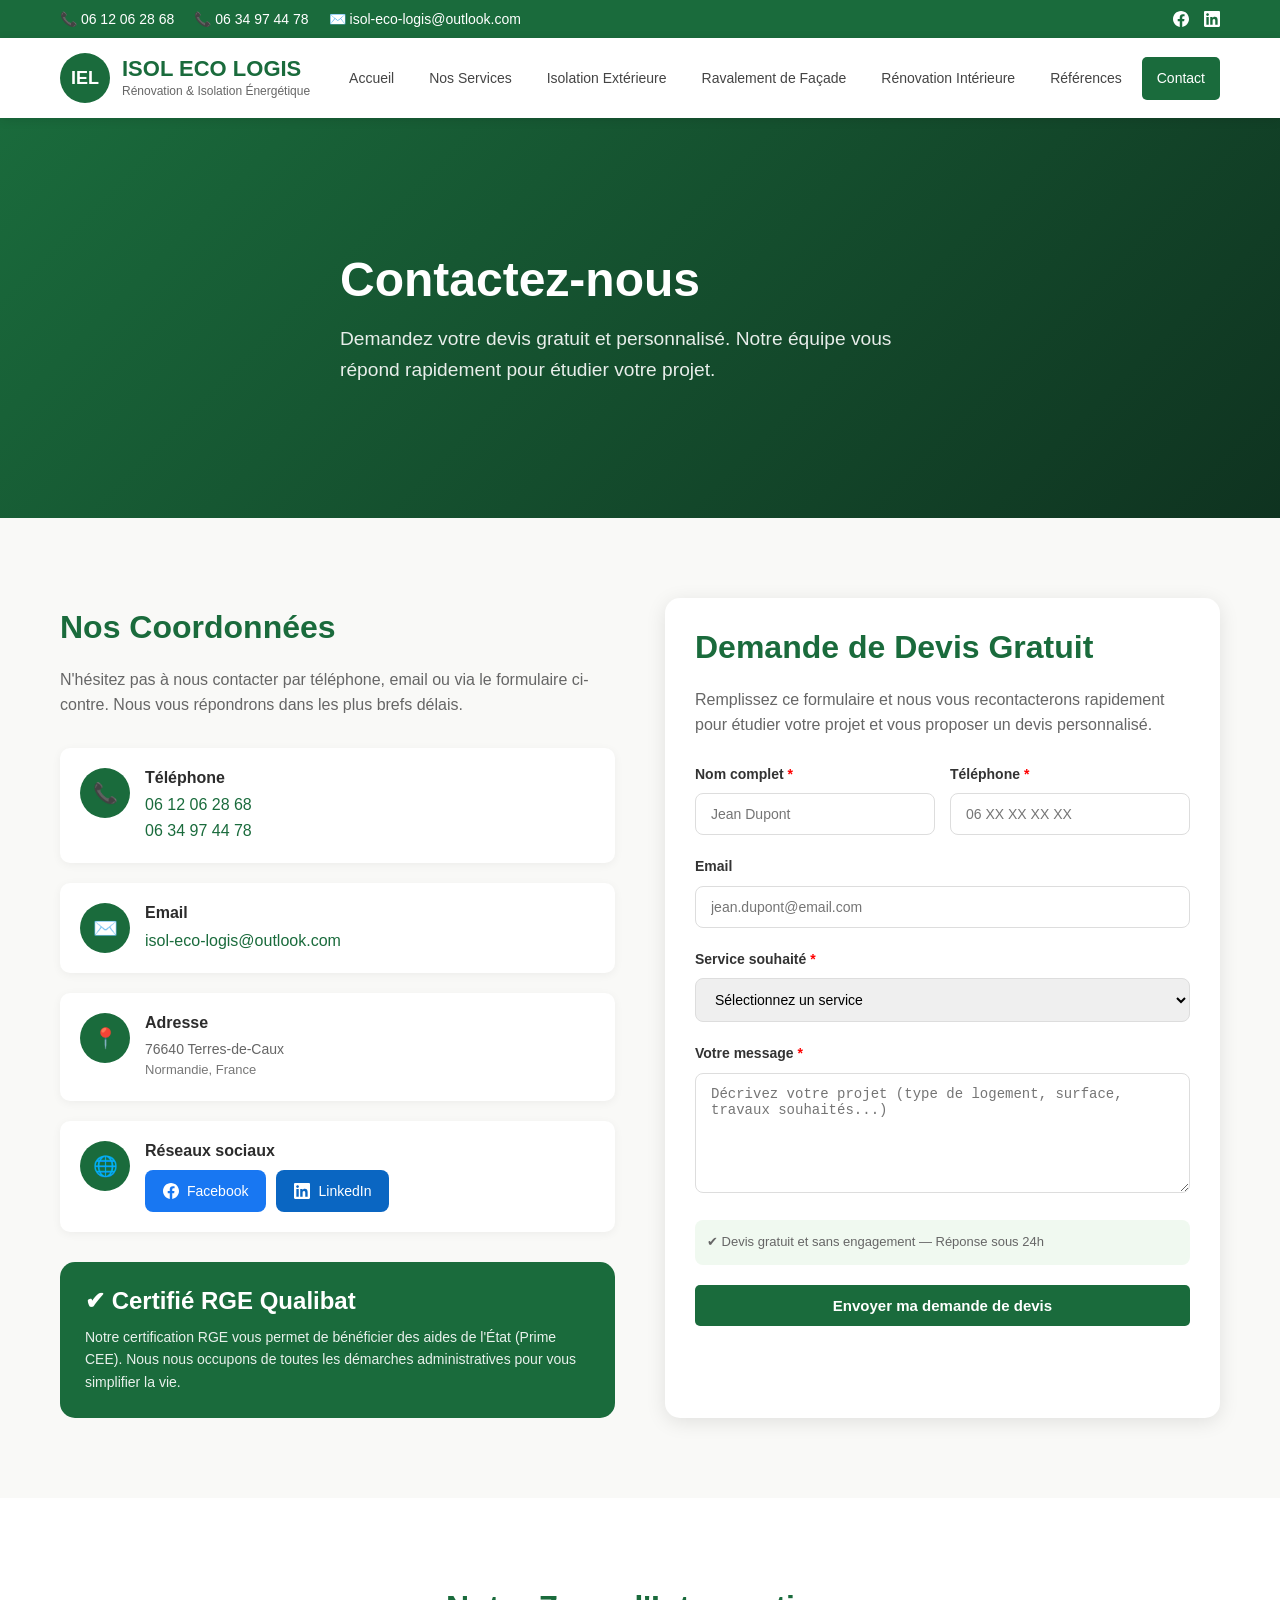
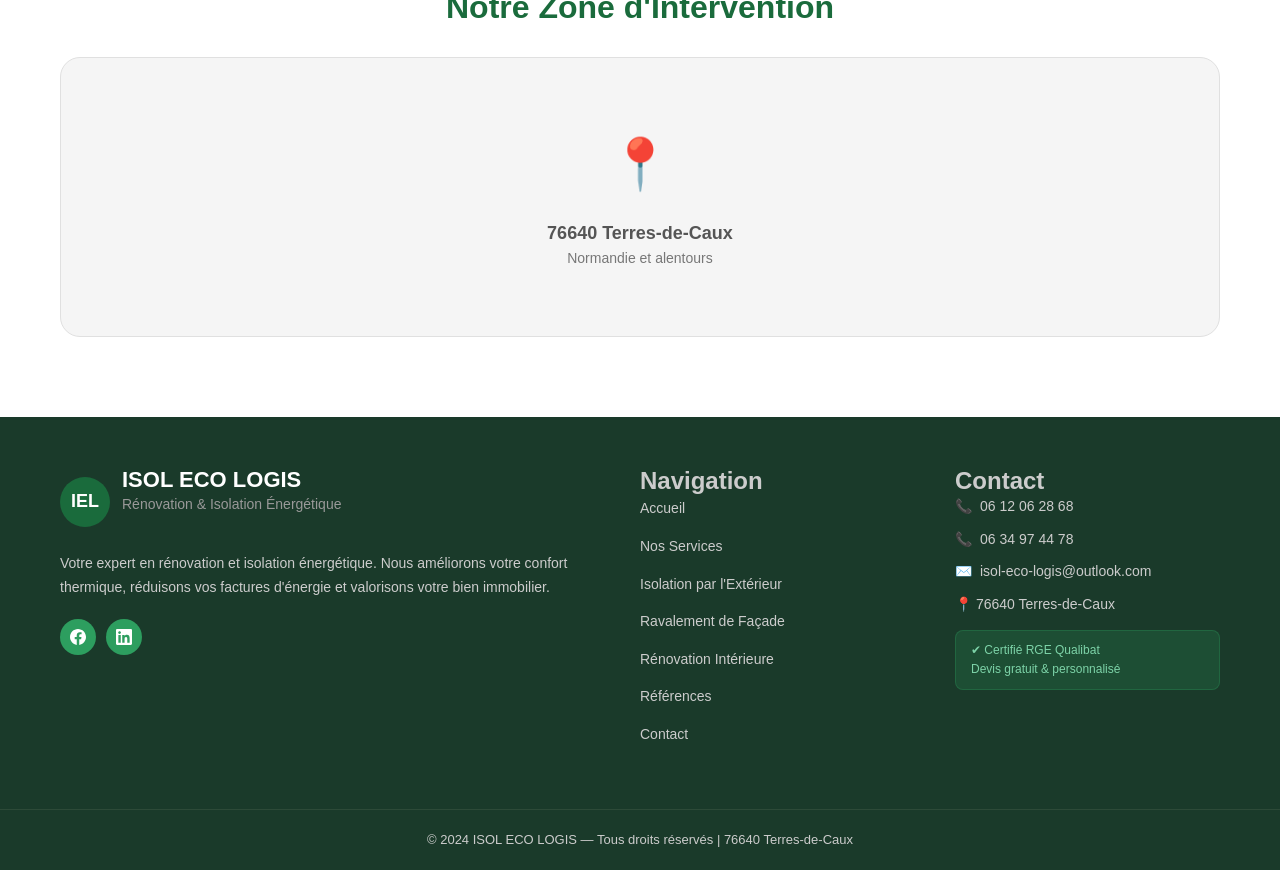
<file: html/contact.html>
<!DOCTYPE html>
<html lang="fr">
<head>
  <meta charset="UTF-8">
  <meta name="viewport" content="width=device-width, initial-scale=1.0">
  <meta name="description" content="Contactez ISOL ECO LOGIS pour un devis gratuit. Isolation extérieure, ravalement de façade, rénovation intérieure en Normandie. 06 12 06 28 68.">
  <title>Contact — ISOL ECO LOGIS</title>
  <link rel="stylesheet" href="style.css">
</head>
<body>
  <!-- Header Top -->
  <div class="header-top">
    <div class="container">
      <div class="contact-info">
        <a href="tel:0612062868">📞 06 12 06 28 68</a>
        <a href="tel:0634974478">📞 06 34 97 44 78</a>
        <a href="mailto:isol-eco-logis@outlook.com">✉️ isol-eco-logis@outlook.com</a>
      </div>
      <div class="social-links">
        <a href="https://www.facebook.com/61565894874382/" target="_blank" rel="noopener noreferrer" aria-label="Facebook">
          <svg width="16" height="16" viewBox="0 0 24 24" fill="currentColor"><path d="M24 12.073c0-6.627-5.373-12-12-12s-12 5.373-12 12c0 5.99 4.388 10.954 10.125 11.854v-8.385H7.078v-3.47h3.047V9.43c0-3.007 1.792-4.669 4.533-4.669 1.312 0 2.686.235 2.686.235v2.953H15.83c-1.491 0-1.956.925-1.956 1.874v2.25h3.328l-.532 3.47h-2.796v8.385C19.612 23.027 24 18.062 24 12.073z"/></svg>
        </a>
        <a href="https://www.linkedin.com/in/isol-eco-logis-90a623379/" target="_blank" rel="noopener noreferrer" aria-label="LinkedIn">
          <svg width="16" height="16" viewBox="0 0 24 24" fill="currentColor"><path d="M20.447 20.452h-3.554v-5.569c0-1.328-.027-3.037-1.852-3.037-1.853 0-2.136 1.445-2.136 2.939v5.667H9.351V9h3.414v1.561h.046c.477-.9 1.637-1.85 3.37-1.85 3.601 0 4.267 2.37 4.267 5.455v6.286zM5.337 7.433c-1.144 0-2.063-.926-2.063-2.065 0-1.138.92-2.063 2.063-2.063 1.14 0 2.064.925 2.064 2.063 0 1.139-.925 2.065-2.064 2.065zm1.782 13.019H3.555V9h3.564v11.452zM22.225 0H1.771C.792 0 0 .774 0 1.729v20.542C0 23.227.792 24 1.771 24h20.451C23.2 24 24 23.227 24 22.271V1.729C24 .774 23.2 0 22.222 0h.003z"/></svg>
        </a>
      </div>
    </div>
  </div>

  <!-- Header Main -->
  <header class="header-main">
    <div class="container">
      <a href="index.html" class="logo">
        <div class="logo-icon">IEL</div>
        <div class="logo-text">
          <h1>ISOL ECO LOGIS</h1>
          <p>Rénovation & Isolation Énergétique</p>
        </div>
      </a>
      <nav class="nav-main" id="mainNav">
        <a href="index.html">Accueil</a>
        <a href="services.html">Nos Services</a>
        <a href="isolation-exterieure.html">Isolation Extérieure</a>
        <a href="ravalement-facade.html">Ravalement de Façade</a>
        <a href="renovation-interieure.html">Rénovation Intérieure</a>
        <a href="references.html">Références</a>
        <a href="contact.html" class="active">Contact</a>
      </nav>
      <button class="mobile-menu-btn" onclick="toggleMenu()">☰</button>
    </div>
  </header>

  <!-- Hero -->
  <section class="hero-page" style="background:linear-gradient(135deg, var(--color-primary), #0f3320);">
    <div class="container hero-page-content">
      <h1>Contactez-nous</h1>
      <p style="max-width:600px;">Demandez votre devis gratuit et personnalisé. Notre équipe vous répond rapidement pour étudier votre projet.</p>
    </div>
  </section>

  <!-- Contact content -->
  <section class="section-gray">
    <div class="container">
      <div class="contact-grid">
        <!-- Contact info -->
        <div class="contact-info">
          <h2 class="section-title">Nos Coordonnées</h2>
          <p>N'hésitez pas à nous contacter par téléphone, email ou via le formulaire ci-contre. Nous vous répondrons dans les plus brefs délais.</p>
          
          <div class="contact-item">
            <div class="contact-icon">📞</div>
            <div>
              <h3>Téléphone</h3>
              <a href="tel:0612062868">06 12 06 28 68</a><br>
              <a href="tel:0634974478">06 34 97 44 78</a>
            </div>
          </div>
          
          <div class="contact-item">
            <div class="contact-icon">✉️</div>
            <div>
              <h3>Email</h3>
              <a href="mailto:isol-eco-logis@outlook.com">isol-eco-logis@outlook.com</a>
            </div>
          </div>
          
          <div class="contact-item">
            <div class="contact-icon">📍</div>
            <div>
              <h3>Adresse</h3>
              <p>76640 Terres-de-Caux</p>
              <p style="font-size:13px;color:#777;">Normandie, France</p>
            </div>
          </div>
          
          <div class="contact-item">
            <div class="contact-icon">🌐</div>
            <div>
              <h3>Réseaux sociaux</h3>
              <div style="display:flex;gap:10px;margin-top:10px;">
                <a href="https://www.facebook.com/61565894874382/" target="_blank" rel="noopener noreferrer" style="display:flex;align-items:center;gap:8px;background:#1877f2;color:white;padding:10px 18px;border-radius:8px;font-size:14px;font-weight:500;">
                  <svg width="16" height="16" viewBox="0 0 24 24" fill="currentColor"><path d="M24 12.073c0-6.627-5.373-12-12-12s-12 5.373-12 12c0 5.99 4.388 10.954 10.125 11.854v-8.385H7.078v-3.47h3.047V9.43c0-3.007 1.792-4.669 4.533-4.669 1.312 0 2.686.235 2.686.235v2.953H15.83c-1.491 0-1.956.925-1.956 1.874v2.25h3.328l-.532 3.47h-2.796v8.385C19.612 23.027 24 18.062 24 12.073z"/></svg>
                  Facebook
                </a>
                <a href="https://www.linkedin.com/in/isol-eco-logis-90a623379/" target="_blank" rel="noopener noreferrer" style="display:flex;align-items:center;gap:8px;background:#0a66c2;color:white;padding:10px 18px;border-radius:8px;font-size:14px;font-weight:500;">
                  <svg width="16" height="16" viewBox="0 0 24 24" fill="currentColor"><path d="M20.447 20.452h-3.554v-5.569c0-1.328-.027-3.037-1.852-3.037-1.853 0-2.136 1.445-2.136 2.939v5.667H9.351V9h3.414v1.561h.046c.477-.9 1.637-1.85 3.37-1.85 3.601 0 4.267 2.37 4.267 5.455v6.286zM5.337 7.433c-1.144 0-2.063-.926-2.063-2.065 0-1.138.92-2.063 2.063-2.063 1.14 0 2.064.925 2.064 2.063 0 1.139-.925 2.065-2.064 2.065zm1.782 13.019H3.555V9h3.564v11.452zM22.225 0H1.771C.792 0 0 .774 0 1.729v20.542C0 23.227.792 24 1.771 24h20.451C23.2 24 24 23.227 24 22.271V1.729C24 .774 23.2 0 22.222 0h.003z"/></svg>
                  LinkedIn
                </a>
              </div>
            </div>
          </div>
          
          <div class="contact-rge">
            <h3>✔ Certifié RGE Qualibat</h3>
            <p>Notre certification RGE vous permet de bénéficier des aides de l'État (Prime CEE). Nous nous occupons de toutes les démarches administratives pour vous simplifier la vie.</p>
          </div>
        </div>
        
        <!-- Contact form -->
        <div class="contact-form">
          <h2>Demande de Devis Gratuit</h2>
          <p style="color:#666;margin-bottom:25px;">Remplissez ce formulaire et nous vous recontacterons rapidement pour étudier votre projet et vous proposer un devis personnalisé.</p>
          <form id="contactForm">
            <div class="form-row">
              <div class="form-group">
                <label for="name">Nom complet <span>*</span></label>
                <input type="text" id="name" name="name" required placeholder="Jean Dupont">
              </div>
              <div class="form-group">
                <label for="phone">Téléphone <span>*</span></label>
                <input type="tel" id="phone" name="phone" required placeholder="06 XX XX XX XX">
              </div>
            </div>
            <div class="form-group">
              <label for="email">Email</label>
              <input type="email" id="email" name="email" placeholder="jean.dupont@email.com">
            </div>
            <div class="form-group">
              <label for="service">Service souhaité <span>*</span></label>
              <select id="service" name="service" required>
                <option value="">Sélectionnez un service</option>
                <option value="ite">Isolation par l'Extérieur (ITE)</option>
                <option value="ravalement">Ravalement de Façade</option>
                <option value="renovation">Rénovation Intérieure</option>
                <option value="autre">Autre / Plusieurs services</option>
              </select>
            </div>
            <div class="form-group">
              <label for="message">Votre message <span>*</span></label>
              <textarea id="message" name="message" rows="5" required placeholder="Décrivez votre projet (type de logement, surface, travaux souhaités...)"></textarea>
            </div>
            <div class="form-note">
              ✔ Devis gratuit et sans engagement — Réponse sous 24h
            </div>
            <button type="submit" class="btn btn-primary" style="width:100%;">Envoyer ma demande de devis</button>
          </form>
        </div>
      </div>
    </div>
  </section>

  <!-- Map placeholder -->
  <section class="section-white">
    <div class="container">
      <h2 class="section-title" style="text-align:center;margin-bottom:30px;">Notre Zone d'Intervention</h2>
      <div style="background:#f5f5f5;border-radius:20px;height:280px;display:flex;align-items:center;justify-content:center;border:1px solid #e0e0e0;">
        <div style="text-align:center;color:#777;">
          <div style="font-size:50px;margin-bottom:15px;">📍</div>
          <p style="font-weight:600;color:#555;font-size:18px;">76640 Terres-de-Caux</p>
          <p style="font-size:14px;">Normandie et alentours</p>
        </div>
      </div>
    </div>
  </section>

  <!-- Footer -->
  <footer>
    <div class="footer-main">
      <div class="container">
        <div class="footer-grid">
          <div class="footer-about">
            <div class="logo">
              <div class="logo-icon">IEL</div>
              <div class="logo-text">
                <h1 style="color:white;">ISOL ECO LOGIS</h1>
                <p style="color:#999;">Rénovation & Isolation Énergétique</p>
              </div>
            </div>
            <p>Votre expert en rénovation et isolation énergétique. Nous améliorons votre confort thermique, réduisons vos factures d'énergie et valorisons votre bien immobilier.</p>
            <div class="footer-social">
              <a href="https://www.facebook.com/61565894874382/" target="_blank" rel="noopener noreferrer" aria-label="Facebook">
                <svg width="16" height="16" viewBox="0 0 24 24" fill="currentColor"><path d="M24 12.073c0-6.627-5.373-12-12-12s-12 5.373-12 12c0 5.99 4.388 10.954 10.125 11.854v-8.385H7.078v-3.47h3.047V9.43c0-3.007 1.792-4.669 4.533-4.669 1.312 0 2.686.235 2.686.235v2.953H15.83c-1.491 0-1.956.925-1.956 1.874v2.25h3.328l-.532 3.47h-2.796v8.385C19.612 23.027 24 18.062 24 12.073z"/></svg>
              </a>
              <a href="https://www.linkedin.com/in/isol-eco-logis-90a623379/" target="_blank" rel="noopener noreferrer" aria-label="LinkedIn">
                <svg width="16" height="16" viewBox="0 0 24 24" fill="currentColor"><path d="M20.447 20.452h-3.554v-5.569c0-1.328-.027-3.037-1.852-3.037-1.853 0-2.136 1.445-2.136 2.939v5.667H9.351V9h3.414v1.561h.046c.477-.9 1.637-1.85 3.37-1.85 3.601 0 4.267 2.37 4.267 5.455v6.286zM5.337 7.433c-1.144 0-2.063-.926-2.063-2.065 0-1.138.92-2.063 2.063-2.063 1.14 0 2.064.925 2.064 2.063 0 1.139-.925 2.065-2.064 2.065zm1.782 13.019H3.555V9h3.564v11.452zM22.225 0H1.771C.792 0 0 .774 0 1.729v20.542C0 23.227.792 24 1.771 24h20.451C23.2 24 24 23.227 24 22.271V1.729C24 .774 23.2 0 22.222 0h.003z"/></svg>
              </a>
            </div>
          </div>
          <div class="footer-nav">
            <h3>Navigation</h3>
            <ul class="footer-links">
              <li><a href="index.html">Accueil</a></li>
              <li><a href="services.html">Nos Services</a></li>
              <li><a href="isolation-exterieure.html">Isolation par l'Extérieur</a></li>
              <li><a href="ravalement-facade.html">Ravalement de Façade</a></li>
              <li><a href="renovation-interieure.html">Rénovation Intérieure</a></li>
              <li><a href="references.html">Références</a></li>
              <li><a href="contact.html">Contact</a></li>
            </ul>
          </div>
          <div class="footer-contact">
            <h3>Contact</h3>
            <p>📞 <a href="tel:0612062868">06 12 06 28 68</a></p>
            <p>📞 <a href="tel:0634974478">06 34 97 44 78</a></p>
            <p>✉️ <a href="mailto:isol-eco-logis@outlook.com">isol-eco-logis@outlook.com</a></p>
            <p>📍 76640 Terres-de-Caux</p>
            <div class="footer-badge">
              <p>✔ Certifié RGE Qualibat</p>
              <p>Devis gratuit & personnalisé</p>
            </div>
          </div>
        </div>
      </div>
    </div>
    <div class="footer-bottom">
      <div class="container">
        <p>© 2024 ISOL ECO LOGIS — Tous droits réservés | 76640 Terres-de-Caux</p>
      </div>
    </div>
  </footer>

  <script>
    function toggleMenu() {
      document.getElementById('mainNav').classList.toggle('mobile-open');
    }

    document.getElementById('contactForm')?.addEventListener('submit', function(e) {
      e.preventDefault();
      alert('Merci pour votre demande ! Notre équipe vous contactera dans les plus brefs délais.\n\nEn attendant, vous pouvez nous appeler directement au :\n📞 06 12 06 28 68\n📞 06 34 97 44 78');
      this.reset();
    });
  </script>
</body>
</html>
</file>
<file: html/style.css>
/* ISOL ECO LOGIS - Styles CSS */
/* Couleurs principales */
:root {
  --color-primary: #1a6b3c;
  --color-primary-dark: #145530;
  --color-primary-light: #2d9e5f;
  --color-accent: #f5a623;
  --color-text: #2c2c2c;
  --color-bg: #f9f9f7;
  --color-secondary: #2d5a8e;
  --color-tertiary: #8e4a2d;
}

/* Reset & Base */
* {
  margin: 0;
  padding: 0;
  box-sizing: border-box;
}

html {
  scroll-behavior: smooth;
}

body {
  font-family: 'Segoe UI', Tahoma, Geneva, Verdana, sans-serif;
  color: var(--color-text);
  background-color: var(--color-bg);
  line-height: 1.6;
}

/* Typographie */
h1, h2, h3, h4, h5, h6 {
  font-weight: 700;
  line-height: 1.2;
}

h1 { font-size: 2.5rem; }
h2 { font-size: 2rem; }
h3 { font-size: 1.5rem; }
h4 { font-size: 1.25rem; }

a {
  text-decoration: none;
  color: inherit;
}

img {
  max-width: 100%;
  height: auto;
}

/* Container */
.container {
  max-width: 1200px;
  margin: 0 auto;
  padding: 0 20px;
}

/* Header */
.header-top {
  background: var(--color-primary);
  color: white;
  padding: 8px 0;
  font-size: 14px;
}

.header-top .container {
  display: flex;
  justify-content: space-between;
  align-items: center;
  flex-wrap: wrap;
  gap: 10px;
}

.header-top a {
  transition: color 0.3s;
}

.header-top a:hover {
  color: var(--color-accent);
}

.header-top .contact-info {
  display: flex;
  gap: 20px;
  flex-wrap: wrap;
}

.header-top .social-links {
  display: flex;
  gap: 15px;
}

.header-top .social-links a {
  display: flex;
  align-items: center;
  justify-content: center;
}

.header-main {
  background: white;
  box-shadow: 0 2px 10px rgba(0,0,0,0.1);
  position: sticky;
  top: 0;
  z-index: 1000;
}

.header-main .container {
  display: flex;
  justify-content: space-between;
  align-items: center;
  padding: 15px 20px;
}

.logo {
  display: flex;
  align-items: center;
  gap: 12px;
}

.logo-icon {
  width: 50px;
  height: 50px;
  background: var(--color-primary);
  color: white;
  border-radius: 50%;
  display: flex;
  align-items: center;
  justify-content: center;
  font-weight: bold;
  font-size: 18px;
}

.logo-text h1 {
  font-size: 22px;
  color: var(--color-primary);
  line-height: 1.2;
}

.logo-text p {
  font-size: 12px;
  color: #666;
}

.nav-main {
  display: flex;
  gap: 5px;
}

.nav-main a {
  padding: 10px 15px;
  font-size: 14px;
  font-weight: 500;
  color: #444;
  border-radius: 5px;
  transition: all 0.3s;
}

.nav-main a:hover,
.nav-main a.active {
  background: var(--color-primary);
  color: white;
}

.mobile-menu-btn {
  display: none;
  background: none;
  border: none;
  font-size: 24px;
  cursor: pointer;
  padding: 5px;
}

/* Hero Slider */
.hero {
  position: relative;
  height: 600px;
  overflow: hidden;
  background: #000;
}

.hero-slide {
  position: absolute;
  inset: 0;
  opacity: 0;
  transition: opacity 0.7s;
}

.hero-slide.active {
  opacity: 1;
  z-index: 10;
}

.hero-slide img {
  width: 100%;
  height: 100%;
  object-fit: cover;
  opacity: 0.5;
}

.hero-content {
  position: absolute;
  inset: 0;
  display: flex;
  align-items: center;
  justify-content: center;
  z-index: 20;
}

.hero-content-inner {
  text-align: center;
  color: white;
  max-width: 800px;
  padding: 20px;
}

.hero-badge {
  display: inline-block;
  background: var(--color-primary);
  color: white;
  font-size: 12px;
  font-weight: bold;
  text-transform: uppercase;
  letter-spacing: 2px;
  padding: 8px 20px;
  border-radius: 5px;
  margin-bottom: 20px;
}

.hero-title {
  font-size: 2.5rem;
  margin-bottom: 20px;
  text-shadow: 2px 2px 4px rgba(0,0,0,0.5);
}

.hero-desc {
  font-size: 1.2rem;
  margin-bottom: 30px;
  opacity: 0.9;
}

.hero-cta {
  display: flex;
  gap: 15px;
  justify-content: center;
  flex-wrap: wrap;
}

.hero-dots {
  position: absolute;
  bottom: 80px;
  left: 50%;
  transform: translateX(-50%);
  display: flex;
  gap: 10px;
  z-index: 30;
}

.hero-dot {
  width: 12px;
  height: 12px;
  border-radius: 50%;
  background: rgba(255,255,255,0.4);
  border: none;
  cursor: pointer;
  transition: all 0.3s;
}

.hero-dot.active {
  background: white;
  transform: scale(1.3);
}

.hero-wave {
  position: absolute;
  bottom: 0;
  left: 0;
  right: 0;
  z-index: 20;
}

/* Sections */
section {
  padding: 80px 0;
}

.section-gray {
  background: var(--color-bg);
}

.section-white {
  background: white;
}

.section-primary {
  background: var(--color-primary);
  color: white;
}

.section-header {
  text-align: center;
  margin-bottom: 50px;
}

.section-tag {
  color: var(--color-primary);
  font-weight: 600;
  text-transform: uppercase;
  font-size: 14px;
  letter-spacing: 1px;
}

.section-title {
  color: var(--color-primary);
  font-size: 2rem;
  margin: 10px 0 15px;
}

.section-subtitle {
  color: #666;
  font-size: 1.1rem;
  max-width: 600px;
  margin: 0 auto;
}

/* Services Cards */
.services-grid {
  display: grid;
  grid-template-columns: repeat(auto-fit, minmax(300px, 1fr));
  gap: 30px;
}

.service-card {
  background: white;
  border-radius: 15px;
  box-shadow: 0 4px 15px rgba(0,0,0,0.1);
  overflow: hidden;
  transition: transform 0.3s, box-shadow 0.3s;
}

.service-card:hover {
  transform: translateY(-5px);
  box-shadow: 0 8px 25px rgba(0,0,0,0.15);
}

.service-card-img {
  position: relative;
  height: 200px;
  overflow: hidden;
}

.service-card-img img {
  width: 100%;
  height: 100%;
  object-fit: cover;
  transition: transform 0.5s;
}

.service-card:hover .service-card-img img {
  transform: scale(1.1);
}

.service-card-overlay {
  position: absolute;
  inset: 0;
  background: linear-gradient(to top, rgba(26,107,60,0.8), transparent);
  display: flex;
  align-items: flex-end;
  padding: 15px;
}

.service-card-overlay h3 {
  color: white;
}

.service-card-body {
  padding: 25px;
}

.service-card-body p {
  color: #666;
  margin-bottom: 15px;
  font-size: 14px;
}

.service-card-list {
  list-style: none;
  margin-bottom: 20px;
}

.service-card-list li {
  padding: 5px 0;
  font-size: 14px;
  color: #555;
  display: flex;
  align-items: center;
  gap: 8px;
}

.service-card-list li span {
  color: var(--color-primary);
}

/* Buttons */
.btn {
  display: inline-block;
  padding: 12px 30px;
  border-radius: 5px;
  font-weight: 600;
  font-size: 15px;
  transition: all 0.3s;
  cursor: pointer;
  border: none;
}

.btn-primary {
  background: var(--color-primary);
  color: white;
}

.btn-primary:hover {
  background: var(--color-primary-dark);
}

.btn-accent {
  background: var(--color-accent);
  color: white;
}

.btn-accent:hover {
  background: #d4891a;
}

.btn-outline {
  border: 2px solid white;
  color: white;
}

.btn-outline:hover {
  background: white;
  color: var(--color-primary);
}

.btn-outline-dark {
  border: 2px solid var(--color-primary);
  color: var(--color-primary);
}

.btn-outline-dark:hover {
  background: var(--color-primary);
  color: white;
}

/* About Section */
.about-grid {
  display: grid;
  grid-template-columns: 1fr 1fr;
  gap: 50px;
  align-items: center;
}

.about-img {
  position: relative;
  border-radius: 15px;
  overflow: hidden;
  box-shadow: 0 10px 30px rgba(0,0,0,0.15);
}

.about-img img {
  width: 100%;
  display: block;
}

.about-content h2 {
  color: var(--color-primary);
  margin-bottom: 20px;
}

.about-content p {
  color: #666;
  margin-bottom: 15px;
}

.mission-card {
  background: #f5f5f5;
  padding: 30px;
  border-radius: 15px;
  border-left: 4px solid var(--color-primary);
  margin: 30px 0;
}

.mission-card h3 {
  margin-bottom: 15px;
}

.mission-card ul {
  list-style: none;
}

.mission-card li {
  padding: 8px 0;
  display: flex;
  align-items: center;
  gap: 10px;
}

.mission-card li span {
  color: var(--color-primary);
  font-size: 18px;
}

.highlights-grid {
  display: grid;
  grid-template-columns: repeat(3, 1fr);
  gap: 20px;
  margin: 30px 0;
}

.highlight-item {
  background: white;
  padding: 20px;
  border-radius: 10px;
  box-shadow: 0 2px 10px rgba(0,0,0,0.05);
  display: flex;
  align-items: center;
  gap: 15px;
}

.highlight-badge {
  background: #333;
  color: white;
  width: 50px;
  height: 50px;
  border-radius: 10px;
  display: flex;
  align-items: center;
  justify-content: center;
  font-weight: bold;
  font-size: 18px;
}

.highlight-text h4 {
  font-size: 14px;
  margin-bottom: 3px;
}

.highlight-text p {
  font-size: 12px;
  color: #777;
  margin: 0;
}

/* Stats */
.stats-grid {
  display: grid;
  grid-template-columns: repeat(4, 1fr);
  gap: 30px;
  text-align: center;
}

.stat-item .stat-value {
  font-size: 2.5rem;
  font-weight: bold;
  color: var(--color-accent);
  margin-bottom: 5px;
}

.stat-item .stat-label {
  font-size: 14px;
  opacity: 0.9;
}

/* Process */
.process-grid {
  display: grid;
  grid-template-columns: repeat(4, 1fr);
  gap: 30px;
}

.process-item {
  background: white;
  padding: 30px;
  border-radius: 15px;
  text-align: center;
  position: relative;
  box-shadow: 0 2px 10px rgba(0,0,0,0.05);
}

.process-step {
  position: absolute;
  top: -15px;
  left: 50%;
  transform: translateX(-50%);
  background: var(--color-primary);
  color: white;
  width: 30px;
  height: 30px;
  border-radius: 50%;
  display: flex;
  align-items: center;
  justify-content: center;
  font-weight: bold;
}

.process-icon {
  font-size: 40px;
  margin-bottom: 15px;
}

.process-item h4 {
  margin-bottom: 10px;
  color: #333;
}

.process-item p {
  font-size: 14px;
  color: #666;
}

.process-arrow {
  position: absolute;
  right: -20px;
  top: 50%;
  transform: translateY(-50%);
  color: #ddd;
  font-size: 24px;
  z-index: 10;
}

/* Testimonials */
.testimonials-grid {
  display: grid;
  grid-template-columns: repeat(3, 1fr);
  gap: 30px;
}

.testimonial-card {
  background: var(--color-bg);
  padding: 30px;
  border-radius: 15px;
  position: relative;
}

.testimonial-stars {
  color: var(--color-accent);
  font-size: 20px;
  margin-bottom: 15px;
}

.testimonial-card p {
  font-style: italic;
  color: #555;
  margin-bottom: 20px;
}

.testimonial-author {
  display: flex;
  align-items: center;
  gap: 12px;
}

.testimonial-avatar {
  width: 40px;
  height: 40px;
  background: var(--color-primary);
  color: white;
  border-radius: 50%;
  display: flex;
  align-items: center;
  justify-content: center;
  font-weight: bold;
}

.testimonial-info h4 {
  font-size: 14px;
  margin-bottom: 2px;
}

.testimonial-info p {
  font-size: 12px;
  color: #777;
  margin: 0;
}

.testimonial-quote {
  position: absolute;
  top: 20px;
  right: 20px;
  font-size: 50px;
  color: #ddd;
  font-family: serif;
  line-height: 1;
}

/* Projects */
.projects-grid {
  display: grid;
  grid-template-columns: repeat(3, 1fr);
  gap: 25px;
}

.project-card {
  position: relative;
  border-radius: 15px;
  overflow: hidden;
  height: 250px;
  cursor: pointer;
}

.project-card img {
  width: 100%;
  height: 100%;
  object-fit: cover;
  transition: transform 0.5s;
}

.project-card:hover img {
  transform: scale(1.1);
}

.project-overlay {
  position: absolute;
  inset: 0;
  background: linear-gradient(to top, rgba(0,0,0,0.7), transparent);
  display: flex;
  flex-direction: column;
  justify-content: flex-end;
  padding: 20px;
}

.project-overlay h4 {
  color: white;
  margin-bottom: 5px;
}

.project-overlay p {
  color: #ccc;
  font-size: 13px;
}

/* Contact Section */
.contact-grid {
  display: grid;
  grid-template-columns: 1fr 1fr;
  gap: 50px;
}

.contact-info h2 {
  color: var(--color-primary);
  margin-bottom: 20px;
}

.contact-info > p {
  color: #666;
  margin-bottom: 30px;
}

.contact-item {
  display: flex;
  align-items: flex-start;
  gap: 15px;
  margin-bottom: 20px;
  background: white;
  padding: 20px;
  border-radius: 10px;
  box-shadow: 0 2px 10px rgba(0,0,0,0.05);
}

.contact-icon {
  width: 50px;
  height: 50px;
  background: var(--color-primary);
  color: white;
  border-radius: 50%;
  display: flex;
  align-items: center;
  justify-content: center;
  font-size: 20px;
  flex-shrink: 0;
}

.contact-item h3 {
  font-size: 16px;
  margin-bottom: 5px;
}

.contact-item a {
  color: var(--color-primary);
}

.contact-item p {
  color: #666;
  font-size: 14px;
  margin: 0;
}

.contact-rge {
  background: var(--color-primary);
  color: white;
  padding: 25px;
  border-radius: 15px;
  margin-top: 30px;
}

.contact-rge h3 {
  margin-bottom: 10px;
}

.contact-rge p {
  font-size: 14px;
  opacity: 0.9;
}

/* Form */
.contact-form {
  background: white;
  padding: 30px;
  border-radius: 15px;
  box-shadow: 0 4px 20px rgba(0,0,0,0.1);
}

.contact-form h2 {
  color: var(--color-primary);
  margin-bottom: 20px;
}

.form-row {
  display: grid;
  grid-template-columns: 1fr 1fr;
  gap: 15px;
}

.form-group {
  margin-bottom: 20px;
}

.form-group label {
  display: block;
  font-weight: 600;
  margin-bottom: 8px;
  color: #333;
  font-size: 14px;
}

.form-group label span {
  color: red;
}

.form-group input,
.form-group select,
.form-group textarea {
  width: 100%;
  padding: 12px 15px;
  border: 1px solid #ddd;
  border-radius: 8px;
  font-size: 14px;
  transition: border-color 0.3s;
}

.form-group input:focus,
.form-group select:focus,
.form-group textarea:focus {
  outline: none;
  border-color: var(--color-primary);
}

.form-group textarea {
  resize: vertical;
  min-height: 120px;
}

.form-note {
  background: #f0f9f0;
  padding: 12px;
  border-radius: 8px;
  font-size: 13px;
  color: #666;
  margin-bottom: 20px;
}

/* Footer */
footer {
  background: #1a3a2a;
  color: #ccc;
}

.footer-main {
  padding: 50px 0;
}

.footer-grid {
  display: grid;
  grid-template-columns: 2fr 1fr 1fr;
  gap: 50px;
}

.footer-about .logo {
  margin-bottom: 15px;
}

.footer-about p {
  font-size: 14px;
  line-height: 1.7;
  margin-bottom: 20px;
}

.footer-social {
  display: flex;
  gap: 10px;
}

.footer-social a {
  width: 36px;
  height: 36px;
  background: var(--color-primary-light);
  color: white;
  border-radius: 50%;
  display: flex;
  align-items: center;
  justify-content: center;
  transition: background 0.3s;
}

.footer-social a:hover {
  background: var(--color-primary);
}

.footer h3 {
  color: white;
  margin-bottom: 20px;
  font-size: 18px;
}

.footer-links {
  list-style: none;
}

.footer-links li {
  margin-bottom: 12px;
}

.footer-links a {
  font-size: 14px;
  transition: color 0.3s;
}

.footer-links a:hover {
  color: var(--color-primary-light);
}

.footer-contact p {
  font-size: 14px;
  margin-bottom: 10px;
  display: flex;
  align-items: center;
  gap: 8px;
}

.footer-bottom {
  border-top: 1px solid #2d4a38;
  padding: 20px 0;
  text-align: center;
  font-size: 13px;
}

.footer-badge {
  background: rgba(45,158,95,0.2);
  border: 1px solid rgba(45,158,95,0.3);
  padding: 10px 15px;
  border-radius: 8px;
  margin-top: 15px;
}

.footer-badge p {
  margin: 0;
  font-size: 12px;
  color: #7dd3a8;
}

/* Hero Page */
.hero-page {
  position: relative;
  height: 400px;
  display: flex;
  align-items: center;
  color: white;
}

.hero-page img {
  position: absolute;
  inset: 0;
  width: 100%;
  height: 100%;
  object-fit: cover;
}

.hero-page-overlay {
  position: absolute;
  inset: 0;
  background: linear-gradient(135deg, rgba(26,107,60,0.9), rgba(15,51,32,0.8));
}

.hero-page-content {
  position: relative;
  z-index: 10;
}

.hero-page h1 {
  font-size: 3rem;
  margin-bottom: 15px;
}

.hero-page p {
  font-size: 1.2rem;
  opacity: 0.9;
}

.breadcrumb {
  font-size: 14px;
  margin-bottom: 15px;
}

.breadcrumb a {
  color: rgba(255,255,255,0.8);
}

.breadcrumb a:hover {
  color: white;
}

/* Detail Pages */
.detail-section {
  padding: 60px 0;
}

.detail-grid {
  display: grid;
  grid-template-columns: 1fr 1fr;
  gap: 50px;
  align-items: center;
}

.detail-content h2 {
  color: var(--color-primary);
  margin-bottom: 20px;
}

.detail-content p {
  color: #666;
  margin-bottom: 15px;
}

.detail-box {
  background: var(--color-primary);
  color: white;
  padding: 25px;
  border-radius: 15px;
  margin-top: 25px;
}

.detail-box h4 {
  margin-bottom: 10px;
}

.detail-box p {
  color: rgba(255,255,255,0.9);
  margin: 0;
  font-size: 14px;
}

.detail-stats {
  display: grid;
  grid-template-columns: repeat(2, 1fr);
  gap: 15px;
}

.detail-stat {
  padding: 25px;
  border-radius: 15px;
  text-align: center;
  color: white;
}

.detail-stat .stat-val {
  font-size: 2rem;
  font-weight: bold;
  color: var(--color-accent);
}

/* Solution Cards */
.solutions-grid {
  display: grid;
  grid-template-columns: repeat(3, 1fr);
  gap: 30px;
}

.solution-card {
  background: white;
  border-radius: 15px;
  overflow: hidden;
  box-shadow: 0 4px 15px rgba(0,0,0,0.1);
  border: 2px solid transparent;
  transition: all 0.3s;
}

.solution-card:hover {
  box-shadow: 0 8px 25px rgba(0,0,0,0.15);
}

.solution-img {
  height: 180px;
  position: relative;
  overflow: hidden;
}

.solution-img img {
  width: 100%;
  height: 100%;
  object-fit: cover;
}

.solution-img-overlay {
  position: absolute;
  inset: 0;
  display: flex;
  flex-direction: column;
  align-items: center;
  justify-content: center;
  color: white;
  padding: 20px;
  text-align: center;
}

.solution-icon {
  font-size: 40px;
  margin-bottom: 10px;
}

.solution-body {
  padding: 25px;
}

.solution-body p {
  font-size: 14px;
  color: #666;
  margin-bottom: 15px;
}

.solution-body ul {
  list-style: none;
}

.solution-body li {
  padding: 6px 0;
  font-size: 13px;
  color: #555;
  display: flex;
  align-items: center;
  gap: 8px;
}

.solution-body li span {
  color: var(--color-primary);
}

/* Advantages */
.advantages-grid {
  display: grid;
  grid-template-columns: repeat(4, 1fr);
  gap: 25px;
}

.advantage-card {
  background: white;
  padding: 30px;
  border-radius: 15px;
  text-align: center;
  box-shadow: 0 2px 10px rgba(0,0,0,0.05);
}

.advantage-icon {
  font-size: 45px;
  margin-bottom: 20px;
}

.advantage-card h4 {
  color: var(--color-primary);
  margin-bottom: 10px;
}

.advantage-card p {
  font-size: 14px;
  color: #666;
}

/* Gallery */
.gallery-grid {
  display: grid;
  grid-template-columns: repeat(3, 1fr);
  gap: 20px;
}

.gallery-item {
  position: relative;
  border-radius: 15px;
  overflow: hidden;
  height: 220px;
}

.gallery-item img {
  width: 100%;
  height: 100%;
  object-fit: cover;
  transition: transform 0.5s;
}

.gallery-item:hover img {
  transform: scale(1.1);
}

.gallery-overlay {
  position: absolute;
  inset: 0;
  background: linear-gradient(to top, rgba(0,0,0,0.6), transparent);
  display: flex;
  align-items: flex-end;
  padding: 15px;
}

.gallery-overlay p {
  color: white;
  font-size: 14px;
  font-weight: 500;
}

/* CTA Section */
.cta-section {
  text-align: center;
  padding: 60px 0;
}

.cta-section h2 {
  margin-bottom: 15px;
}

.cta-section p {
  color: #666;
  margin-bottom: 30px;
}

/* Certifications */
.certifications-grid {
  display: grid;
  grid-template-columns: repeat(3, 1fr);
  gap: 25px;
}

.certification-card {
  background: #f0f9f0;
  padding: 25px;
  border-radius: 15px;
  text-align: center;
  border: 1px solid #e0f0e0;
}

.certification-icon {
  font-size: 40px;
  margin-bottom: 15px;
}

.certification-card h4 {
  color: var(--color-primary);
  margin-bottom: 8px;
}

.certification-card p {
  font-size: 13px;
  color: #666;
}

/* Page References */
.refs-grid {
  display: grid;
  grid-template-columns: repeat(3, 1fr);
  gap: 30px;
}

.ref-card {
  background: white;
  border-radius: 15px;
  overflow: hidden;
  box-shadow: 0 4px 15px rgba(0,0,0,0.1);
}

.ref-card-img {
  position: relative;
  height: 250px;
  overflow: hidden;
  cursor: pointer;
}

.ref-card-img img {
  width: 100%;
  height: 100%;
  object-fit: cover;
  transition: transform 0.5s;
}

.ref-card:hover .ref-card-img img {
  transform: scale(1.1);
}

.ref-card-hover {
  position: absolute;
  inset: 0;
  background: rgba(0,0,0,0.3);
  display: flex;
  align-items: center;
  justify-content: center;
  opacity: 0;
  transition: opacity 0.3s;
}

.ref-card:hover .ref-card-hover {
  opacity: 1;
}

.ref-card-hover span {
  background: rgba(255,255,255,0.2);
  backdrop-filter: blur(5px);
  color: white;
  padding: 10px 20px;
  border-radius: 25px;
  font-weight: 500;
  border: 1px solid rgba(255,255,255,0.5);
}

.ref-badges {
  position: absolute;
  bottom: 15px;
  left: 15px;
  right: 15px;
  display: flex;
  gap: 8px;
}

.ref-badge {
  padding: 5px 12px;
  border-radius: 20px;
  font-size: 12px;
  font-weight: bold;
}

.ref-badge-green {
  background: var(--color-primary);
  color: white;
}

.ref-badge-dark {
  background: #333;
  color: white;
}

.ref-card-body {
  padding: 25px;
}

.ref-card-body h3 {
  margin-bottom: 10px;
  color: #333;
}

.ref-card-body p {
  font-size: 14px;
  color: #666;
  margin-bottom: 15px;
}

.ref-card-footer {
  display: flex;
  justify-content: space-between;
  align-items: center;
}

.ref-card-date {
  color: var(--color-primary);
  font-size: 14px;
  font-weight: 600;
  display: flex;
  align-items: center;
  gap: 5px;
}

.ref-card-link {
  color: #555;
  font-size: 14px;
  font-weight: 500;
}

.ref-card-link:hover {
  color: var(--color-primary);
}

.ref-cta {
  background: #1a3a2a;
  color: white;
  border-radius: 15px;
  padding: 40px;
  text-align: center;
  display: flex;
  flex-direction: column;
  justify-content: center;
  align-items: center;
}

.ref-cta-icon {
  font-size: 50px;
  margin-bottom: 20px;
}

.ref-cta h3 {
  margin-bottom: 15px;
}

.ref-cta p {
  color: #aaa;
  margin-bottom: 25px;
  max-width: 300px;
}

/* Responsive */
@media (max-width: 1024px) {
  .about-grid,
  .detail-grid,
  .contact-grid {
    grid-template-columns: 1fr;
  }
  
  .process-grid,
  .solutions-grid,
  .advantages-grid,
  .certifications-grid,
  .refs-grid {
    grid-template-columns: repeat(2, 1fr);
  }
  
  .footer-grid {
    grid-template-columns: 1fr 1fr;
  }
  
  .stats-grid {
    grid-template-columns: repeat(2, 1fr);
  }
}

@media (max-width: 768px) {
  .header-top .container {
    flex-direction: column;
    text-align: center;
  }
  
  .header-top .contact-info {
    justify-content: center;
  }
  
  .nav-main {
    display: none;
  }
  
  .mobile-menu-btn {
    display: block;
  }
  
  .nav-main.mobile-open {
    display: flex;
    flex-direction: column;
    position: absolute;
    top: 100%;
    left: 0;
    right: 0;
    background: white;
    padding: 20px;
    box-shadow: 0 5px 15px rgba(0,0,0,0.1);
  }
  
  .hero {
    height: 500px;
  }
  
  .hero-title {
    font-size: 1.8rem;
  }
  
  .hero-desc {
    font-size: 1rem;
  }
  
  .section-title {
    font-size: 1.5rem;
  }
  
  .services-grid,
  .testimonials-grid,
  .projects-grid,
  .process-grid,
  .solutions-grid,
  .advantages-grid,
  .certifications-grid,
  .refs-grid {
    grid-template-columns: 1fr;
  }
  
  .highlights-grid {
    grid-template-columns: 1fr;
  }
  
  .form-row {
    grid-template-columns: 1fr;
  }
  
  .footer-grid {
    grid-template-columns: 1fr;
  }
  
  .stats-grid {
    grid-template-columns: repeat(2, 1fr);
    gap: 20px;
  }
  
  .detail-stats {
    grid-template-columns: 1fr;
  }
  
  .gallery-grid {
    grid-template-columns: repeat(2, 1fr);
  }
}

@media (max-width: 480px) {
  .hero {
    height: 450px;
  }
  
  .hero-cta {
    flex-direction: column;
    align-items: center;
  }
  
  .hero-cta .btn {
    width: 100%;
    max-width: 250px;
    text-align: center;
  }
  
  section {
    padding: 50px 0;
  }
}
</file>
